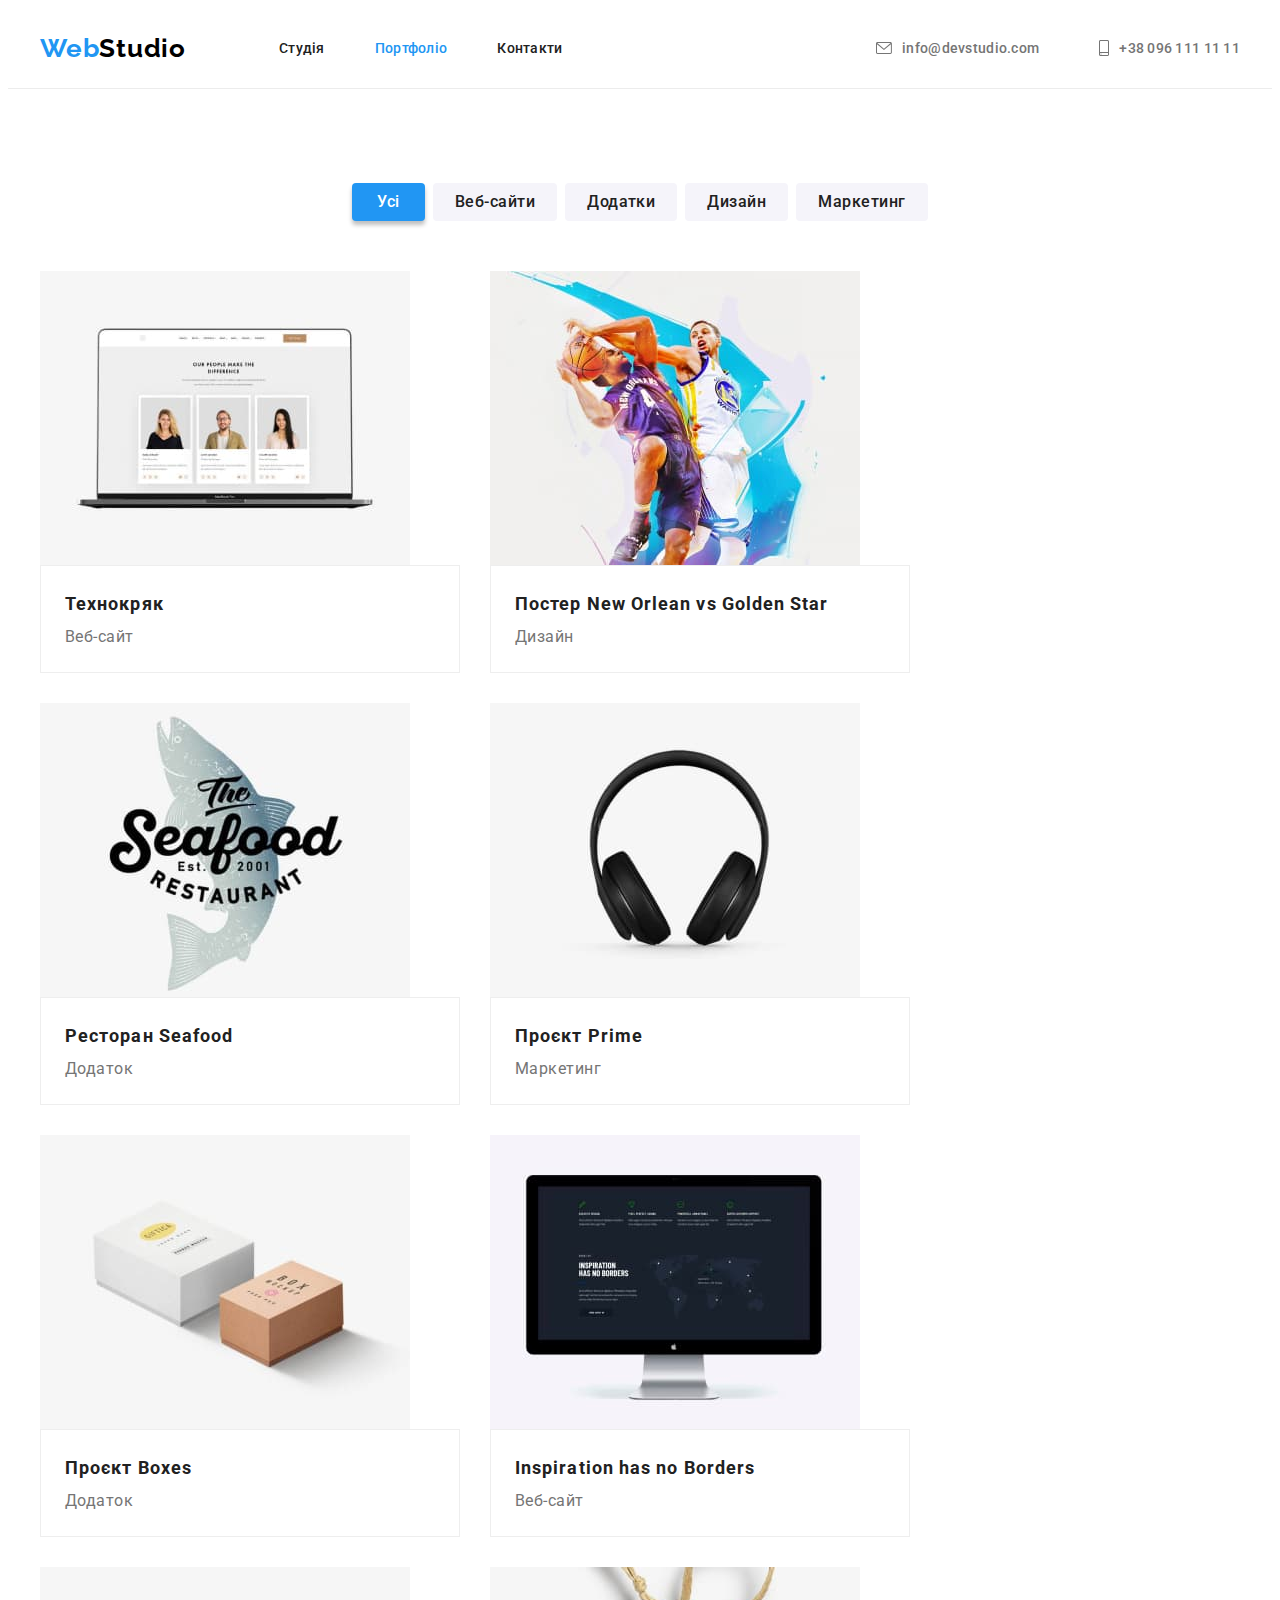
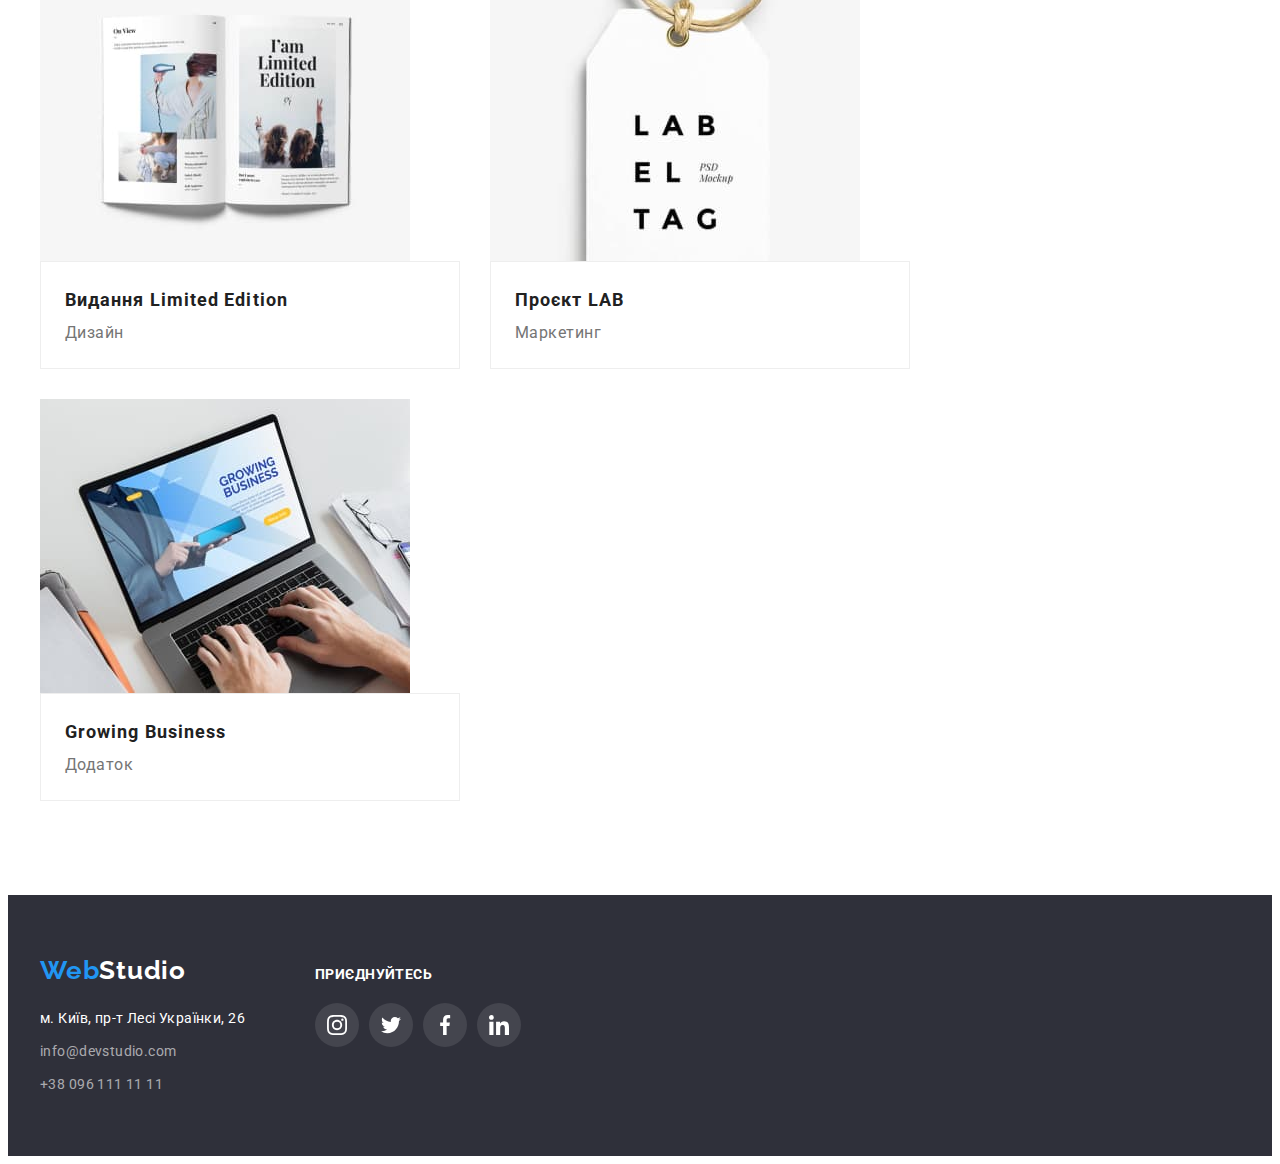
<file: portfolio.html>
<!DOCTYPE html>
<html lang="en">
  <head>
    <meta charset="UTF-8" />
    <meta http-equiv="X-UA-Compatible" content="IE=edge" />
    <meta name="viewport" content="width=device-width, initial-scale=1.0" />
    <title>Portfolio</title>
    <link
      href="https://fonts.googleapis.com/css2?family=Raleway:wght@700&family=Roboto:wght@400;500;700;900&display=swap"
      rel="stylesheet"
    />
    <link
      rel="stylesheet"
      href="https://cdnjs.cloudflare.com/ajax/libs/modern-normalize/1.1.0/modern-normalize.min.css"
      integrity="sha512-wpPYUAdjBVSE4KJnH1VR1HeZfpl1ub8YT/NKx4PuQ5NmX2tKuGu6U/JRp5y+Y8XG2tV+wKQpNHVUX03MfMFn9Q=="
      crossorigin="anonymous"
      referrerpolicy="no-referrer"
    />
    <link rel="stylesheet" href="./css/styles.css" />
  </head>
  <body class="page-portfolio">
    <header class="box">
      <div class="container-header">
        <nav class="site-nav">
          <a href="#" class="logo"
            ><span class="first-part">Web</span
            ><span class="second-part">Studio</span>
            </a>

          <ul class="site-nav-list">
            <li class="site-nav-item">
              <a class="site-nav-link" href="index.html" 
                >Студія</a>
            </li>
            <li class="site-nav-item">
              <a class="site-nav-link current" href="#">Портфоліо</a>
            </li>
            <li class="site-nav-item">
              <a class="site-nav-link" href="#">Контакти</a>
            </li>
          </ul>

          <ul class="contacts-list">
            <li class="contacts-item">
              <a href="mailto:info@devstudio.com" class="contacts">
                <svg class="contacts-icon" width="16" height="12">
                  <use href="./images/icons.svg#icon-envelope"></use>
                </svg>
                info@devstudio.com</a>
            </li>
            <li class="contacts-item">
              <a href="tel:+380961111111" class="contacts">
                <svg class="contacts-icon" width="10" height="16">
                  <use href="./images/icons.svg#icon-smartphone"></use>
                </svg>
                +38 096 111 11 11</a>
            </li>
          </ul>
        </nav>
      </div>
    </header>
    <main>
      <section class="portfolio">
        <!-- <h1 class="portfolio-title">Портфоліо</h1> -->
        <div class="container-portfolio">

        <ul class="portfolio-list">
          <li class="list-button">
            <button class="button-all current" type="button">Усі</button>
          </li>
          <li class="list-button">
            <button class="button" type="button">Веб-сайти</button>
          </li>
          <li class="list-button">
            <button class="button" type="button">Додатки</button>
          </li>
          <li class="list-button">
            <button class="button" type="button">Дизайн</button>
          </li>
          <li class="list-button">
            <button class="button" type="button">Маркетинг</button>
          </li>
        </ul>
            
        <ul class="project-list">
          <li class="project-list-item">
            <a class="list-link" href="#">
              <div class="portfolio-wrap">
              <img src="./images/img11.jpg" 
              width="370"
              height="294"
              alt="фото" class="img-item" />
              <p class="portfolio-text">Ресурс пропонує комплексні пропозиції з різним рівнем функціоналу та сервісів. Все це дозволить відвідувачу отримати вичерпні відомості про компанію чи приватну особу.
              </p>
              </div>
              <div class="box-projects">
              <h2 class="list-projects">Технокряк</h2>
              <p class="list-services">Веб-сайт</p>
              </div>
            </a>
          </li>
          <li class="project-list-item">
            <a class="list-link" href="#">
              <div class="portfolio-wrap">
              <img src="./images/img12.jpg" 
              width="370"
              height="294"
              alt="гра в баскетбол" class="img-item" />
              <p class="portfolio-text">Ресурс пропонує комплексні пропозиції з різним рівнем функціоналу та сервісів. Все це дозволить відвідувачу отримати вичерпні відомості про компанію чи приватну особу.
              </p>
              </div>
              <div class="box-projects">
              <h2 class="list-projects">Постер New Orlean vs Golden Star</h2>
              <p class="list-services">Дизайн</p>
              </div>
            </a>
          </li>
          <li class="project-list-item">
            <a class="list-link" href="#">
              <div class="portfolio-wrap">
              <img src="./images/img13.jpg" 
              width="370"
              height="294"
              alt="назва ресторану" class="img-item" />
              <p class="portfolio-text">Ресурс пропонує комплексні пропозиції з різним рівнем функціоналу та сервісів. Все це дозволить відвідувачу отримати вичерпні відомості про компанію чи приватну особу.
              </p>
              </div>
              <div class="box-projects">
              <h2 class="list-projects">Ресторан Seafood</h2>
              <p class="list-services">Додаток</p>
              </div>
            </a>
          </li>

          <li class="project-list-item">
            <a class="list-link" href="#">
              <div class="portfolio-wrap">
              <img src="./images/img14.jpg" 
              width="370"
              height="294"
              alt="навушники" class="img-item" />
              <p class="portfolio-text">Ресурс пропонує комплексні пропозиції з різним рівнем функціоналу та сервісів. Все це дозволить відвідувачу отримати вичерпні відомості про компанію чи приватну особу.
              </p>
              </div>
              <div class="box-projects">
              <h2 class="list-projects">Проєкт Prime</h2>
              <p class="list-services">Маркетинг</p>
              </div>
            </a>
          </li>
          <li class="project-list-item">
            <a class="list-link" href="#">
              <div class="portfolio-wrap">
              <img src="./images/img15.jpg" 
              width="370"
              height="294"
              alt="коробки" class="img-item" />
              <p class="portfolio-text">Ресурс пропонує комплексні пропозиції з різним рівнем функціоналу та сервісів. Все це дозволить відвідувачу отримати вичерпні відомості про компанію чи приватну особу.
              </p>
              </div>
              <div class="box-projects">
              <h2 class="list-projects">Проєкт Boxes</h2>
              <p class="list-services">Додаток</p>
              </div>
            </a>
          </li>
          <li class="project-list-item">
            <a class="list-link" href="#">
              <div class="portfolio-wrap">
              <img src="./images/img16.jpg" 
              width="370"
              height="294"
              alt="монітор" class="img-item" />
              <p class="portfolio-text">Ресурс пропонує комплексні пропозиції з різним рівнем функціоналу та сервісів. Все це дозволить відвідувачу отримати вичерпні відомості про компанію чи приватну особу.
              </p>
              </div>
              <div class="box-projects">
              <h2 class="list-projects">Inspiration has no Borders</h2>
              <p class="list-services">Веб-сайт</p>
              </div>
            </a>
          </li>
          <li class="project-list-item">
            <a class="list-link" href="#">
              <div class="portfolio-wrap">
              <img src="./images/img17.jpg" 
              width="370"
              height="294"
              alt="журнал" class="img-item" />
              <p class="portfolio-text">Ресурс пропонує комплексні пропозиції з різним рівнем функціоналу та сервісів. Все це дозволить відвідувачу отримати вичерпні відомості про компанію чи приватну особу.
              </p>
              </div>
              <div class="box-projects">
              <h2 class="list-projects">Видання Limited Edition</h2>
              <p class="list-services">Дизайн</p>
              </div>
            </a>
          </li>
          <li class="project-list-item">
            <a class="list-link" href="#">
              <div class="portfolio-wrap">
              <img src="./images/img18.jpg" 
              width="370"
              height="294"
              alt="етикетка" class="img-item" />
              <p class="portfolio-text">Ресурс пропонує комплексні пропозиції з різним рівнем функціоналу та сервісів. Все це дозволить відвідувачу отримати вичерпні відомості про компанію чи приватну особу.
              </p>
              </div>
              <div class="box-projects">
              <h2 class="list-projects">Проєкт LAB</h2>
              <p class="list-services">Маркетинг</p>
              </div>
            </a>
          </li>
          <li class="project-list-item">
            <a class="list-link" href="#">
              <div class="portfolio-wrap">
              <img src="./images/img19.jpg" 
              width="370"
              height="294"
              alt="ноутбук" class="img-item" />
              <p class="portfolio-text">Ресурс пропонує комплексні пропозиції з різним рівнем функціоналу та сервісів. Все це дозволить відвідувачу отримати вичерпні відомості про компанію чи приватну особу.
              </p>
              </div>
              <div class="box-projects">
              <h2 class="list-projects">Growing Business</h2>
              <p class="list-services">Додаток</p>
              </div>
            </a>
          </li>
        </ul>
        </div>
      </section>
    </main>
    <footer class="section-foot">
      <div class="container-footer">
        <div class="div-foot">
          <div class="div-contacts">
        <a href="#" class="logo-footer"
          ><span class="first-part">Web</span
          ><span class="second-part-foot">Studio</span></a>
        
        <address class="address">
          <p class="contacts-foot-address">м. Київ, пр-т Лесі Українки, 26</p>
          <ul class="list">
            <li class="foot-item">
              <a href="mailto:info@devstudio.com" class="contacts-foot"
                >info@devstudio.com</a
              >
            </li>
            <li class="foot-item">
              <a href="tel:+380961111111" class="contacts-foot"
                >+38 096 111 11 11</a>
              
            </li>
          </ul>
        </address>
        </div>
        <div class="foot-networks">
          <span class="foot-title">приєднуйтесь</span>
          <ul class="foot-list">
                <li class="item-foot">
              <a class="foot-link" href="#">
                <svg class="foot-icon" width="20" height="20">
                  <use href="./images/icons.svg#icon-instagram"></use>
                </svg>
                 
              </a>
              </li>
              <li class="item-foot">
              <a class="foot-link" href="#">
                <svg class="foot-icon" width="20" height="20">
                  <use href="./images/icons.svg#icon-twitter"></use>
                </svg>
                 
              </a>
              </li>
              <li class="item-foot">
              <a class="foot-link" href="#">
                <svg class="foot-icon" width="20" height="20">
                  <use href="./images/icons.svg#icon-facebook"></use>
                </svg>
                 
              </a>
              </li>
              <li class="item-foot">
              <a class="foot-link" href="#">
                <svg class="foot-icon" width="20" height="20">
                  <use href="./images/icons.svg#icon-linkedin"></use>
                </svg>
                 
              </a>
              </li>
              </ul>
        </div>
        </div>

      </div>
    </footer>
    
     
  </body>
</html>
</file>
<file: css/styles.css>
:root {
    --color-title: #212121;
    --color-gray: #757575;
    --color-blue: #2196F3;
    --color-white: #FFFFFF;
    --background-color-portfolio: #EEEEEE;
    
}
    

body {
    font-family: Roboto, sans-serif;    
}
.box { 
       
    border-bottom: 1px solid #ECECEC;
    
}



.container,
.container-header,
.container-footer,
.container-portfolio {
    width: 1200px;
    padding-left: 15px;
    padding-right: 15px;
    margin: 0 auto; 
        
}
.container-header,
.container-footer {
    padding-top: 0;
}

    
  

.site-nav {
    display: flex;
    align-items: center;
 
}
.site-nav-list {
    display: flex;
}
 .project-list,
 .img-list,
 .our-advantages-list,
 .portfolio-list,
 .site-nav-list,
 .list,
 .contacts-list,
 .specialist-list,
 .clients-list,
 .foot-list { 
    
    list-style: none;
    padding: 0;
    margin: 0;
 }
 .contacts-list {
    display: flex;
    margin-left: auto;
    gap: 10px;
 }    
 .our-advantages-list {
    display: flex;
  }
 .our-advantages-item {
    width: 270px;
    margin-right: 30px;

 }
 .img-list {
    display: flex;
 } 
 .img-team:not(:last-child) {
    margin-right: 30px;
 }
 .img:not(:last-child) {
    margin-right: 30px;
}
 .list {
    display: inline-block
 }
 .site-nav-item {
    margin-right: 50px;
 } 
 .site-nav-item:last-child {
    margin-right: 0;
 }


.page{    
    background-color: var(--color-white)
    
}
/* logo */ 
.logo {
    margin-right: 93px; 
    
}
.first-part{ 
    color: var(--color-blue);
}
.second-part {
    color: #000000;
}
.second-part-foot {
    color: #FFFFFF;
}

.first-part,
.second-part,
.second-part-foot {

    font-family: Raleway, sans-serif;
    font-weight: 700;
    font-size: 26px;
    line-height: 1.1923;
    letter-spacing: 0.03em;

}
.logo:hover {


}
/* site nav     */

.site-nav-link { 
    display: block;
    padding-top: 32px;
    padding-bottom: 32px;
    color: var(--color-title);
    position: relative;
}
.site-nav-link::after {
    content: "";
    position: absolute;
    opacity: 0;
    width: 100%;
    height: 4px;
    background-color: var(--color-blue); 
    left: 0;
    bottom: 0;
} 
.site-nav-link:hover::after {
    opacity: 1;
}

.contacts {   
    display: flex;
    align-items: center;
    width: 100%;
    height: 100%;
    
    color: var(--color-gray);
} 
.contacts-icon {
    fill: var(--color-gray);
    margin-right: 10px;
   
}
.contacts:hover .contacts-icon,
.contacts:focus .contacts-icon {
    fill: #2196F3;
}

.contacts-item+ .contacts-item {
    margin-left: 50px;
}  
.contacts-item {
    padding-top: 32px;
    padding-bottom: 32px;
}       
.site-nav-link,
.contacts {
    font-weight: 500;
    font-size: 14px; 
    line-height: 1.1721;
    letter-spacing: 0.02em;
}
.site-nav-link:hover,
.site-nav-link:focus,
.site-nav-link.current {
    color: var(--color-blue);
}
.site-nav-link,
.contacts,
.list-link,
.logo,
.logo-footer {
    text-decoration: none;
}

.contacts:hover,
.contacts:focus {
    color: var(--color-blue);
}
/* gero */
.section-gero {  
    margin: 0 auto;
    padding-top: 200px;
    padding-bottom: 200px;
    background-image: linear-gradient(rgba(47, 48, 58, 0.4),
    rgba(47, 48, 58, 0.4)),
     url(../images/img-gero\ .jpg);
        
    /* background-color: #2F303A;  */
    text-align: center;
    height: 600px;
    max-width: 1600px;
    
}
.gero-title { 
    margin-top: 0;
    margin-bottom: 30px;
    

    color: #FFFFFF;
    font-weight: 900;
    font-size: 44px;
    line-height: 1.3636;
    text-align: center;
    letter-spacing: 0.06em;
    text-transform: uppercase;
}
/* button */
.button-gero { 
    display: inline-block;     
    min-width: 216px;  
    border-radius: 4px;
    padding: 10px 32px; 
    
        
    color: #FFFFFF;
    background-color: #2196F3;
    font-family: Roboto, sans-serif;
    font-weight: 700;
    font-size: 16px;
    line-height: 1.875;
    text-align: center;
    letter-spacing: 0.06em;
    cursor: pointer;
    border: none;
}
.button-gero:hover,
.button-gero:focus,
.button-gero:active {
    color: #2F303A;
}

/* section our-advantages */
.our-advantages-icon {
    margin-bottom: 30px;
    width: 270px;
    height: 120px;
    background-color: #F5F4FA;
    display: flex; 
    justify-content: center;
    align-items: center;
}

.advantages {
    padding-top: 94px;
    padding-bottom: 94px;
}

.our-advantages-title { 
    
    margin-bottom: 10px; 
    margin-top: 0;
    

    color: var(--color-title);
    font-size: 14px;
    line-height: 1.1721;
    letter-spacing: 0.03em; 
    
} 
.our-advantages-item:last-child {
    margin-right: 0;
}
.our-advantages {
    display: inline-block;
    margin-top: 0;
    margin-bottom: 0; 
    
    color: var(--color-gray);
    font-size: 14px;
    line-height: 1.714;
    letter-spacing: 0.03em;
    
}

/* section images */

.section-img {
    padding-bottom: 94px;
}
.section-title {
    margin-top: 0;
    margin-bottom: 50px;


    color: var(--color-title);
    font-size: 36px;
    line-height: 1.1719;
    letter-spacing: 0.03em;
    text-align: center;

}


/* section team */

.section-team,
.section-clients {
    padding-top: 94px;
    padding-bottom: 94px; 
    background-color:#F5F4FA ;
}
.section-clients {
    background-color: #FFFFFF;
}
.img-team {
    box-shadow: 0px 4px 4px 0px rgba(0, 0, 0, 0.25);
}
.team { 
    margin-top: 0;
    margin-bottom: 10px;
    
    color: var(--color-title);
    font-weight: 500;
    font-size: 16px;
    line-height: 1.1719;    
    letter-spacing: 0.03em;
    text-align: center;
}
.specialist {  
    margin-top: 0;
    margin-bottom: 16px;
       
    color: var(--color-gray);    
    font-size: 16px;
    line-height: 1.1719;   
    letter-spacing: 0.03em;
    text-align: center;
}
.team-specialist {
    padding-top: 30px;
    padding-bottom: 30px;
    background-color: #FFFFFF;

}
.specialist-list {
    display: flex;
    justify-content: center;
    gap: 10px;
    


}
.specialist-item {
    width: 44px;
    height: 44px;
}
.specialist-link {
    width: 100%;
    height: 100%;
    background-color: #FFFFFF;
    border-radius: 50%;
    display: flex;
    align-items: center;
    justify-content: center;
    
}
.specialist-icon {
    fill: #AFB1B8;
}
.specialist-link:hover,
.specialist-link:focus{
    background-color: #2196F3;
}
.specialist-link:hover .specialist-icon {
    fill: #FFFFFF;
}
.specialist-link:focus .specialist-icon {
    fill: #FFFFFF;
}
/* section-clients */


.clients-list {
    display: flex;
    justify-content: center;
    gap: 30px;
}
.client-item {
    width: 170px;
    height: 92px;
}

.client-link {
    display: flex;
    width: 100%; 
    height: 100%; 
    justify-content: center; 
    align-items: center; 
    border: 1px solid #AFB1B8; 
    border-radius: 4px; 
    fill: #AFB1B8;
}
.client-link:hover,
.client-link:focus {
    border-color: #2196F3;

}
.client-icon {
    fill: #AFB1B8; 
}
.client-link:hover .client-icon,
.client-link:focus .client-icon {
    fill: #2196F3;
}
    
/* footer */

 
.div-contacts {
    margin-right: 70px;
}
.logo-footer {
    display: inline-block;
  
    
}
.address {
    font-style: normal;
    
   
    
}
.section-foot {  
    padding-top: 60px;
    padding-bottom: 60px;
    
    background-color: #2F303A;
}  
.contacts-foot-address {
    margin-bottom: 9px; 
    margin-top: 20px;
    color: #FFFFFF;
}  
.foot-item:not(:last-child) {
    margin-bottom: 9px;
}

   
                                           
.contacts-foot {
    
    color: rgba(255, 255, 255, 0.6);
}
.contacts-foot-address,
.contacts-foot { 
    font-size: 14px;
    line-height: 1.7143;
    letter-spacing: 0.03em;
    text-decoration: none;
}
.foot-networks {
    width: 206px;
    height: 80px;
    
}

.foot-title {
    display: block;
    margin-bottom: 20px;
    color: #FFFFFF;
    font-weight: 700;
    font-size: 14px;
    line-height: 1.1721;
    letter-spacing: 0.03em;
    text-transform: uppercase;

}
.div-foot {
    display: flex;
    align-items: baseline;
}
.foot-list {
    display: flex;
    justify-content: center;
    gap: 10px;
}
.item-foot {
    width: 44px;
    height: 44px;
}
.foot-link {
    width: 100%;
    height: 100%;
    background-color: rgba(255, 255, 255, 0.1);
    border-radius: 50%;
    display: flex;
    align-items: center;
    justify-content: center;
}
.foot-icon {
    fill: rgba(255, 255, 255, 1);

}
.foot-link:hover,
.foot-link:focus {
    background-color: #2196F3;
}

.foot-link:hover .foot-icon {
    fill: #FFFFFF;
}

.foot-link:focus .foot-icon {
    fill: #FFFFFF;
}

/* portfolio */

.page-portfolio {
    background-color: var(--color-white);
}
.portfolio {
    padding-top: 94px;
    padding-bottom: 94px;
}
.portfolio-list {
    display: flex;
    justify-content: center; 
    margin-bottom: 50px;
    
   
}

/* button potrfolio */
   
.list-button:last-child {
    margin-right: 0;
}
.list-button {
    margin-right: 8px;
    
}
.button {
    padding: 6px 22px;
}
.button-all {
    padding: 6px 25px;
}

.button,
.button-all {
    border-radius: 4px;

    font-family: Roboto, sans-serif;
    color: var(--color-title);
    background-color: #F5F4FA ;
    font-weight: 500;
    font-size: 16px;
    line-height: 1.625;
    letter-spacing: 0.03em;
    text-align: center;
    cursor: pointer;
    border: none;
}

.button:hover,
.button:focus,
.button:active,
.button-all.current {
    color: var(--color-white);
    background-color: var(--color-blue);
    box-shadow: 0px 4px 4px 0px rgba(0, 0, 0, 0.25);
}

.portfolio-title {
    opacity: 0;
}

/* list projects */

.project-list {
    display: flex;
    flex-wrap: wrap;
    gap: 30px;
}
.project-list-item {
    
    flex-basis: calc((100% - 60px) / 3);
    
    
} 
.list-link {
    display: block;
}
.list-link:hover,
.list-link:focus {
    box-shadow: 0px 4px 4px 0px rgba(0, 0, 0, 0.25);
}
.box-projects {
    padding: 20px 24px;
    width: 370px;
    border: 1px solid #EEEEEE;
}
.img-item {
    display: block;
}

.list-projects { 
    margin-top: 0;
    margin-bottom: 0;
       
    color: var(--color-title);
    font-size: 18px;
    line-height: 2;
    letter-spacing: 0.06em;

}
.list-services {
    margin-top: 0;
    margin-bottom: 0;
      
    color: var(--color-gray);
    font-size: 16px;
    line-height: 1.875;
    letter-spacing: 0.03em;

}
.portfolio-wrap {
    position: relative;
    overflow: hidden;
}
.portfolio-text { 
    margin-top: 0;
    padding: 63px 24px;
    font-size: 18px;
    line-height: 1.5556;
    letter-spacing: 0.03em;
    color: rgba(255, 255, 255, 1);
    background-color: rgba(33, 150, 243, 0.9);
    position: absolute;
    top: 0;
    left: 0;
    height: 100%; 
    transform: translateY(100%);
    transition: transform 250ms cubic-bezier(0.4, 0, 0.2, 1);
    overflow: auto;
}
.project-list-item:hover .portfolio-text {
    transform: translateY(0);
}
.backdroup {
    width: 100%;
    height: 100%;
    background-color: rgba(0, 0, 0, 0.2);
    position: fixed;
    top: 0;
}
.modal {
    width: 528px;
    min-height: 581px;
    background-color: var(--color-white);
    border-radius: 4px;
    position: absolute;
    top: 50%;
    left: 50%;
    transform: translate(-50%, -50%);
    position: relative;
}
.modal-close { 
    width: 30px;
    height: 30px;
    color: #000000;
    background-color: var(--color-white);
    border-radius: 50%;
    border: 1px solid rgba(0, 0, 0, 0.1);
    display: flex;
    align-items: center;
    justify-content: center;
    position: absolute;
    top: 8px;
    right: 8px;
    cursor: pointer;
}
 .is-hidden {
    opacity: 0;
    visibility: hidden;
    pointer-events: none;
}
</file>
